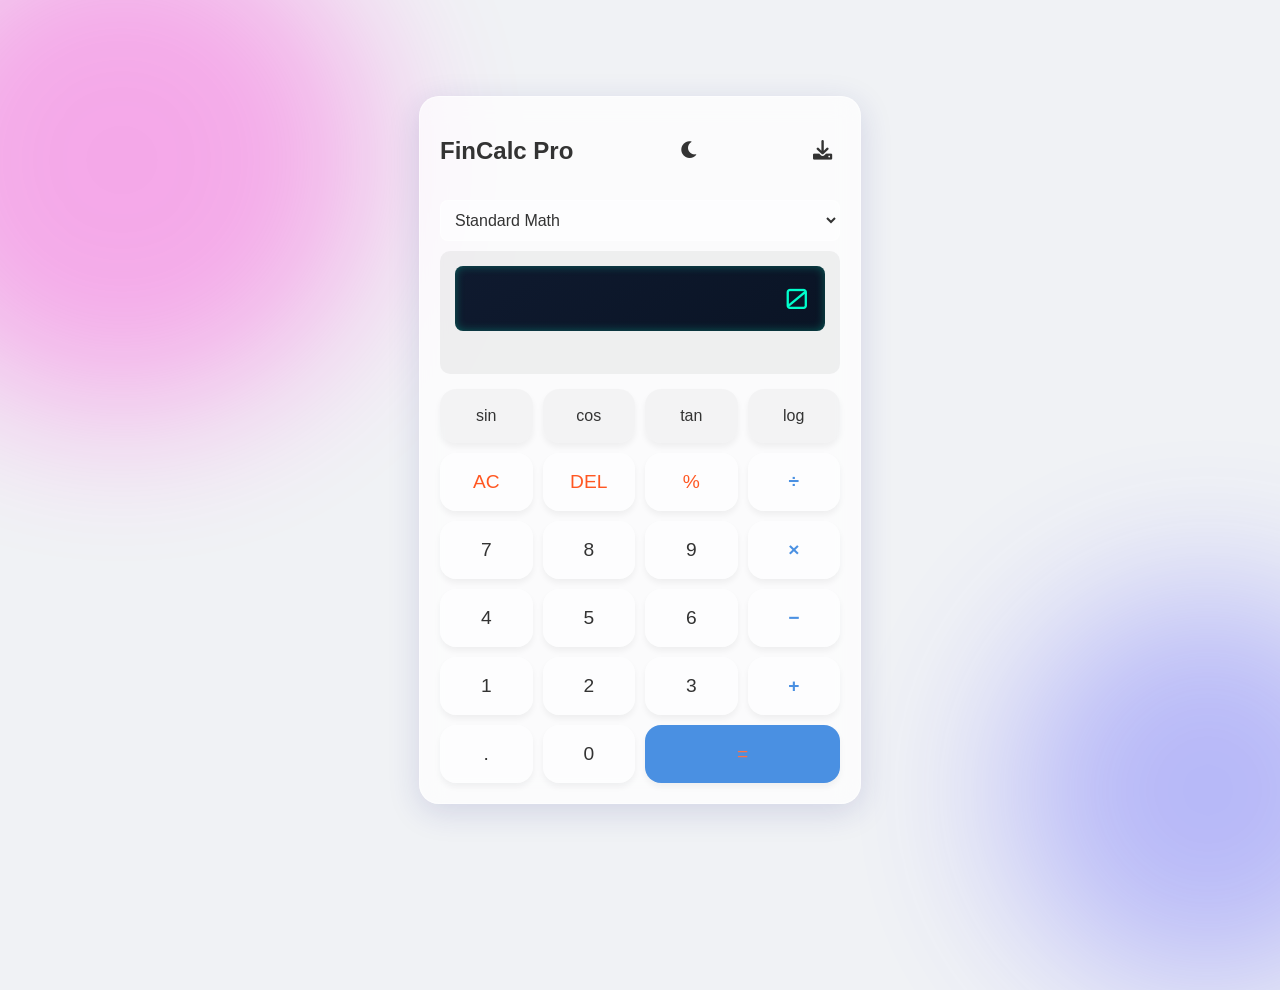
<file: main.html>
<!DOCTYPE html>
<html lang="en">
<head>
<meta charset="UTF-8">
<meta name="viewport" content="width=device-width, initial-scale=1.0">
<title>FinCalc Pro</title>
<link rel="stylesheet" href="ui.css">
<link rel="icon" href="favicon.svg" type="image/svg+xml">
<link href="https://fonts.googleapis.com/css2?family=Orbitron:wght@500&display=swap" rel="stylesheet">
<link rel="stylesheet"
href="https://cdnjs.cloudflare.com/ajax/libs/font-awesome/6.0.0/css/all.min.css">
<link rel="manifest" href="manifest.json">
<meta name="theme-color" content="#14f1c6">
<meta name="mobile-web-app-capable" content="yes">
<meta name="apple-mobile-web-app-status-bar-style" content="black">
<link rel="apple-touch-icon" href="icons/icon-192.png">
</head>
<body>

<div class="background-shapes">
<div class="shape shape-1"></div>
<div class="shape shape-2"></div>
</div>

<main class="calculator-container">

<header class="header">
<h2>FinCalc Pro</h2>

<button id="theme-toggle" class="icon-btn">
<i class="fas fa-moon"></i>
</button>

<button id="installBtn" class="icon-btn">
<i class="fas fa-download"></i>
</button>

</header>

<section class="asset-selector">

<select id="asset-type">
<option value="standard">Standard Math</option>
<option value="currency">Currency Converter</option>
</select>

<div class="currency-row">

<select id="fromCurrency" class="currency-select">

<option value="USD">🇺🇸 USD</option>
<option value="INR">🇮🇳 INR</option>
<option value="EUR">🇪🇺 EUR</option>
<option value="GBP">🇬🇧 GBP</option>
<option value="JPY">🇯🇵 JPY</option>
<option value="AUD">🇦🇺 AUD</option>
<option value="CAD">🇨🇦 CAD</option>

</select>

<button id="swapBtn" class="swap-btn">⇄</button>

<select id="toCurrency" class="currency-select">

<option value="INR">🇮🇳 INR</option>
<option value="USD">🇺🇸 USD</option>
<option value="EUR">🇪🇺 EUR</option>
<option value="GBP">🇬🇧 GBP</option>
<option value="JPY">🇯🇵 JPY</option>
<option value="AUD">🇦🇺 AUD</option>
<option value="CAD">🇨🇦 CAD</option>

</select>

</div>

</section>

<section class="display-container">

<div id="last-calculation"></div>

<input id="display" value="0" readonly>

<div id="live-price" class="live-data"></div>

</section>

<section class="keypad">

<button class="btn sci" onclick="appendFunc('sin')">sin</button>
<button class="btn sci" onclick="appendFunc('cos')">cos</button>
<button class="btn sci" onclick="appendFunc('tan')">tan</button>
<button class="btn sci" onclick="appendFunc('log')">log</button>

<button class="btn func" onclick="clearDisplay()">AC</button>
<button class="btn func" onclick="deleteChar()">DEL</button>
<button class="btn func" onclick="appendOperator('%')">%</button>
<button class="btn op" onclick="appendOperator('/')">÷</button>

<button class="btn num" onclick="appendNumber('7')">7</button>
<button class="btn num" onclick="appendNumber('8')">8</button>
<button class="btn num" onclick="appendNumber('9')">9</button>
<button class="btn op" onclick="appendOperator('*')">×</button>

<button class="btn num" onclick="appendNumber('4')">4</button>
<button class="btn num" onclick="appendNumber('5')">5</button>
<button class="btn num" onclick="appendNumber('6')">6</button>
<button class="btn op" onclick="appendOperator('-')">−</button>

<button class="btn num" onclick="appendNumber('1')">1</button>
<button class="btn num" onclick="appendNumber('2')">2</button>
<button class="btn num" onclick="appendNumber('3')">3</button>
<button class="btn op" onclick="appendOperator('+')">+</button>

<button class="btn num" onclick="appendNumber('.')">.</button>
<button class="btn num" onclick="appendNumber('0')">0</button>
<button class="btn equal" onclick="calculate()">=</button>

</section>

</main>

<script src="logics.js"></script>

</body>
</html>
</file>
<file: ui.css>
:root {
    /* Light Theme Variables */
    --bg-color: #f0f2f5;
    --glass-bg: rgba(255, 255, 255, 0.7);
    --glass-border: rgba(255, 255, 255, 0.5);
    --text-color: #333;
    --btn-bg: rgba(255, 255, 255, 0.5);
    --btn-hover: rgba(255, 255, 255, 0.9);
    --accent-color: #4a90e2;
    --shadow: 0 8px 32px 0 rgba(31, 38, 135, 0.15);
}

[data-theme="dark"] {
    /* Dark Theme Variables */
    --bg-color: #1a1a2e;
    --glass-bg: rgba(22, 33, 62, 0.7);
    --glass-border: rgba(255, 255, 255, 0.1);
    --text-color: #e0e0e0;
    --btn-bg: rgba(255, 255, 255, 0.05);
    --btn-hover: rgba(255, 255, 255, 0.15);
    --accent-color: #64ffda;
    --shadow: 0 8px 32px 0 rgba(0, 0, 0, 0.5);
}

body {
    font-family: 'Segoe UI', sans-serif;
    background: var(--bg-color);
    color: var(--text-color);
    display: flex;
    justify-content: center;
    align-items: center;
    min-height: 100vh;
    margin: 0;
    transition: background 0.3s ease;
}

/* Background Shapes for Glassmorphism effect */
.background-shapes .shape {
    position: absolute;
    border-radius: 50%;
    filter: blur(80px);
    z-index: -1;
}
.shape-1 { 
    top: -10%; 
    left: -10%; 
    width: 500px; 
    height: 500px; 
    background: #ff00cc; 
    opacity: 0.3; 
}
.shape-2 { 
    bottom: -10%; 
    right: -10%; 
    width: 400px; 
    height: 400px; 
    background: #3333ff; 
    opacity: 0.3; 
}

.calculator-container {
    width: 100%;
    background: var(--glass-bg);
    backdrop-filter: blur(12px);
    -webkit-backdrop-filter: blur(12px);
    border: 1px solid var(--glass-border);
    border-radius: 20px;
    box-shadow: var(--shadow);
    padding: 20px;
    transition: all 0.3s ease;
    max-width: 400px;
    margin: 20px;
}

/* Header & Toggle */
.header {
    display: flex;
    justify-content: space-between;
    align-items: center;
    margin-bottom: 15px;
}
.icon-btn {
    background: none;
    border: none;
    color: var(--text-color);
    font-size: 1.2rem;
    cursor: pointer;
    padding: 8px;
    border-radius: 50%;
    transition: background 0.2s;
}
.icon-btn:hover {
    background: var(--btn-bg);
}

/* Asset Selector */
.asset-selector select {
    width: 100%;
    padding: 10px;
    border-radius: 8px;
    border: 1px solid var(--glass-border);
    background: var(--btn-bg);
    color: var(--text-color);
    margin-bottom: 10px;
    font-size: 1rem;
    cursor: pointer;
}

/* Display */
.display-container {
    text-align: right;
    margin-bottom: 15px;
    padding: 15px;
    background: rgba(0,0,0,0.05);
    border-radius: 10px;
}
#customAmount {
    width: 100%;
    padding: 8px;
    margin-bottom: 8px;
    border: 1px solid var(--glass-border);
    border-radius: 6px;
    background: var(--btn-bg);
    color: var(--text-color);
    font-size: 0.9rem;
    outline: none;
}
#display {
align-self: center; 
width: 100%;
max-width: 100%;
box-sizing: border-box;   
font-family: 'Orbitron', sans-serif;
font-size: 28px;
text-align: right;
background: linear-gradient(145deg, #0f1a2f, #0a1425);
color: #00ffcc;
border: none;
padding: 15px;
border-radius: 8px;
box-shadow: inset 0 0 10px rgba(0,255,200,0.3);
caret-color: transparent;
animation: infinite alternate;
}

@keyframes glow {
from { box-shadow: inset 0 0 5px rgba(0,255,200,0.3); }
to { box-shadow: inset 0 0 20px rgba(0,255,200,0.8); }
}

.live-data {
    font-size: 0.85rem;
    color: var(--accent-color);
    margin-top: 8px;
    opacity: 0.9;
    min-height: 20px;
}

/* Keypad Grid */
.keypad {
    display: grid;
    grid-template-columns: repeat(4, 1fr);
    gap: 10px;
}

.btn {
    padding: 18px;
    border-radius: 16px;
    border: none;
    background: var(--btn-bg);
    color: var(--text-color);
    font-size: 1.2rem;
    cursor: pointer;
    transition: all 0.1s ease;
    box-shadow: 0 4px 6px rgba(0,0,0,0.05);
    position: relative;
    overflow: hidden;
    touch-action: manipulation;
    min-height: 50px;
}

.btn:active {
transform: translateY(3px);
box-shadow: 0 2px 5px rgba(0,0,0,0.4);
}

.btn .ripple {
    position: absolute;
    border-radius: 50%;
    transform: scale(0);
    animation: ripple-animation 600ms linear;
    background-color: rgba(255, 255, 255, 0.4);
    pointer-events: none;
}

@keyframes ripple-animation {
    to {
        transform: scale(4);
        opacity: 0;
    }
}

.btn:hover {
    background: var(--btn-hover);
    transform: translateY(-2px);
}

.btn:active {
    transform: translateY(0);
}

.btn.op { 
    color: var(--accent-color); 
    font-weight: bold; 
}
.btn.equal { 
    background: var(--accent-color); 
    color: #fc7146; 
    grid-column: span 2; 
}
.btn.equal:hover {
    background: var(--accent-color);
    opacity: 0.9;
}
.btn.func { 
    color: #ff5722; 
}
.btn.sci {
    font-size: 1rem;
    background: rgba(0,0,0,0.03);
}

/* Responsive */
@media (max-width: 400px) {
    .calculator-container {
        width: 90%;
    }
}

@media (max-width: 480px) {
    body {
        align-items: flex-start;
        padding-top: 30px;
    }
    .calculator-container {
        max-width: 95%;
        padding: 18px;
    }
    .btn {
        padding: 16px;
        font-size: 1.1rem;
    }
    #display {
        font-size: 2rem;
    }
}

/* Accessibility */
.sr-only {
    position: absolute;
    width: 1px;
    height: 1px;
    padding: 0;
    margin: -1px;
    overflow: hidden;
    clip: rect(0, 0, 0, 0);
    border: 0;
}

/* Loading State */
.loading {
    opacity: 0.6;
    pointer-events: none;
}

.currency-select{
  width:100%;
  padding:12px 16px;
  font-size:16px;
  border-radius:12px;
  border:1px solid rgba(255,255,255,0.15);
  background:#1f2a44;
  color:white;
  outline:none;
}

.currency-select option{
  font-size:16px;
}

.currency-row{
display:flex;
align-items:center;
gap:10px;
}


.swap-btn{
background:var(--accent-color);
border:none;
color:#fc7146;
font-size:18px;
padding:10px 14px;
border-radius:10px;
cursor:pointer;
transition:0.3s;
}

.swap-btn:hover{
transform:rotate(180deg) scale(1.1);
}

#display{
text-align:right;
font-family:Orbitron;
letter-spacing:2px;
}

.INR-Flag {
    width: 20px;;
}

.currency-select {
    /* This ensures flags render correctly across systems */
    font-family: 'Segoe UI Emoji', 'Apple Color Emoji', 'Noto Color Emoji', 'Segoe UI', sans-serif;
}
</file>
